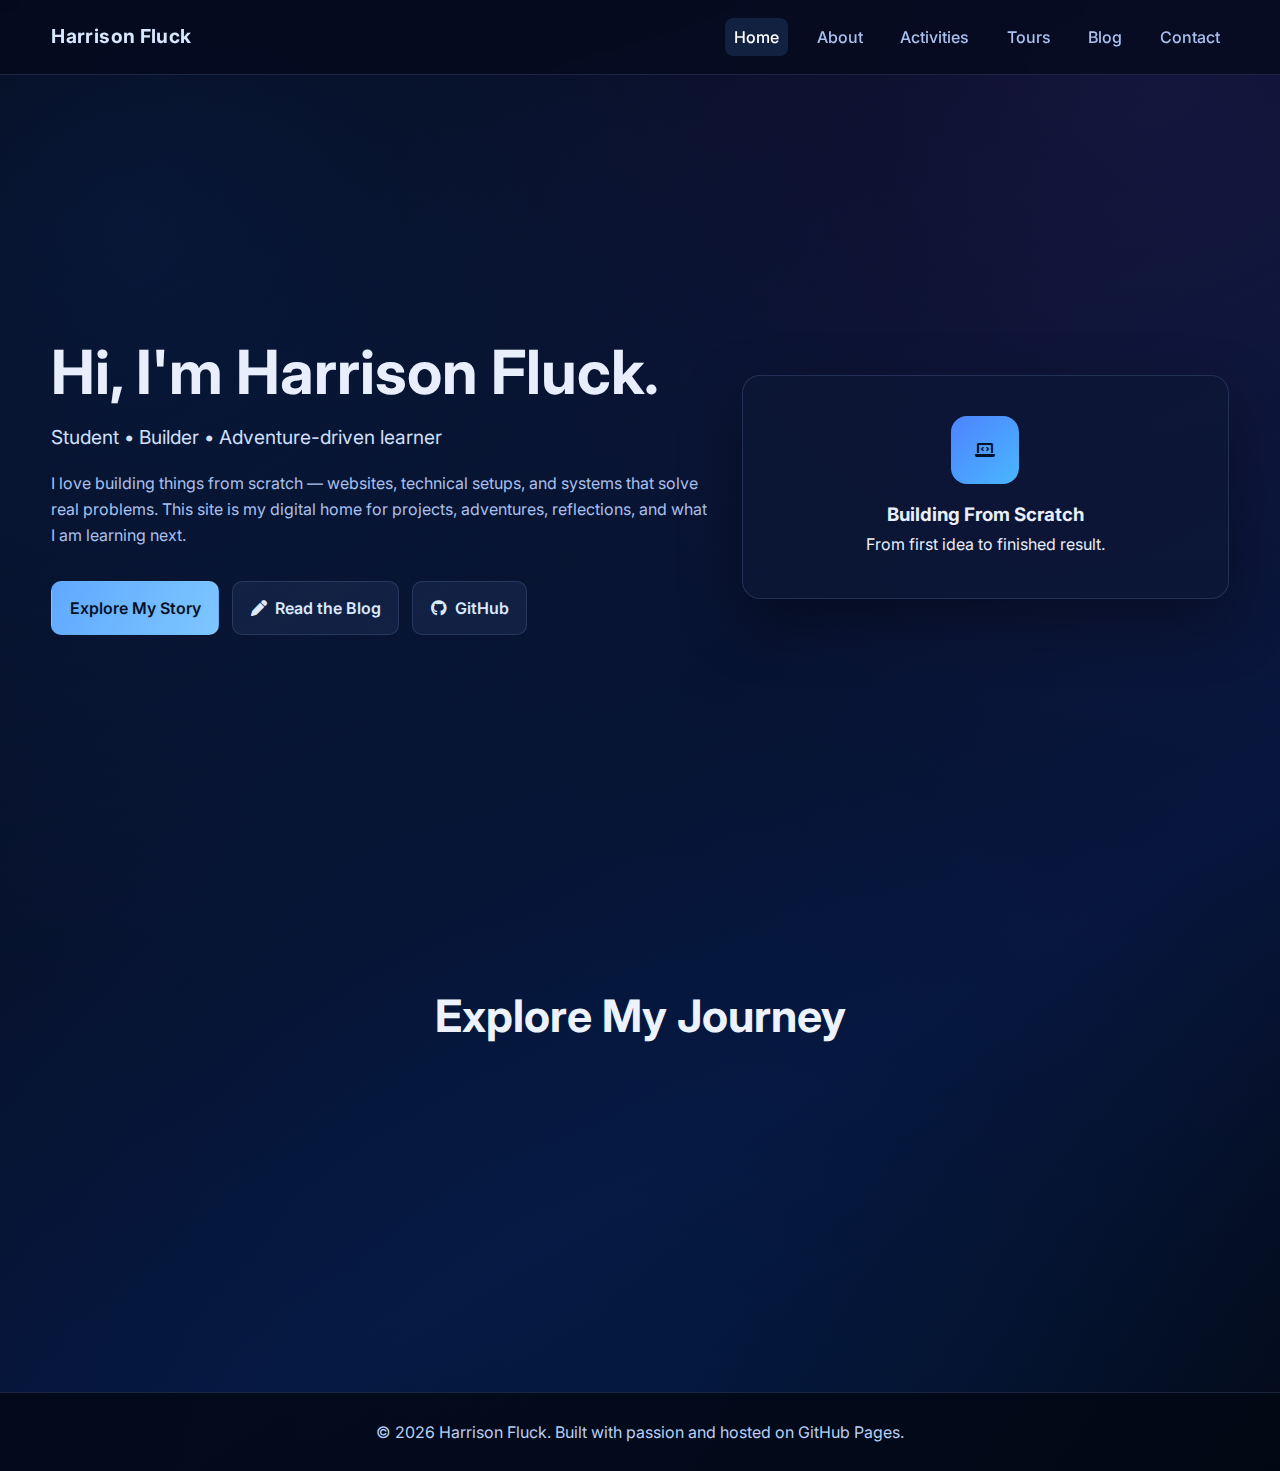
<file: index.html>
<!DOCTYPE html>
<html lang="en">
<head>
    <meta charset="UTF-8">
    <meta name="viewport" content="width=device-width, initial-scale=1.0">
    <title>Harrison Fluck - Personal Website</title>
    <link rel="stylesheet" href="styles.css">
    <link href="https://fonts.googleapis.com/css2?family=Inter:wght@300;400;500;600;700&display=swap" rel="stylesheet">
    <link rel="stylesheet" href="https://cdnjs.cloudflare.com/ajax/libs/font-awesome/6.0.0/css/all.min.css">
</head>
<body>
    <nav class="navbar">
        <div class="nav-container">
            <div class="nav-logo">
                <a href="index.html">Harrison Fluck</a>
            </div>
            <div class="nav-menu" id="nav-menu">
                <a href="index.html" class="nav-link active">Home</a>
                <a href="about.html" class="nav-link">About</a>
                <a href="activities.html" class="nav-link">Activities</a>
                <a href="tours.html" class="nav-link">Tours</a>
                <a href="blog.html" class="nav-link">Blog</a>
                <a href="contact.html" class="nav-link">Contact</a>
            </div>
            <div class="hamburger" id="hamburger">
                <span class="bar"></span>
                <span class="bar"></span>
                <span class="bar"></span>
            </div>
        </div>
    </nav>

    <main>
        <section id="home" class="hero">
            <div class="hero-container">
                <div class="hero-content">
                    <h1 class="hero-title">Hi, I'm Harrison Fluck.</h1>
                    <p class="hero-subtitle">Student • Builder • Adventure-driven learner</p>
                    <p class="hero-description">
                        I love building things from scratch — websites, technical setups, and systems that solve real problems.
                        This site is my digital home for projects, adventures, reflections, and what I am learning next.
                    </p>
                    <div class="hero-buttons">
                        <a href="about.html" class="btn btn-primary">Explore My Story</a>
                        <a href="blog.html" class="btn btn-secondary"><i class="fas fa-pen"></i> Read the Blog</a>
                        <a href="https://github.com/harrison991" target="_blank" class="btn btn-secondary">
                            <i class="fab fa-github"></i> GitHub
                        </a>
                    </div>
                </div>
                <div class="hero-image">
                    <div class="profile-card">
                        <div class="profile-icon"><i class="fas fa-laptop-code"></i></div>
                        <h3>Building From Scratch</h3>
                        <p>From first idea to finished result.</p>
                    </div>
                </div>
            </div>
        </section>

        <section class="quick-nav">
            <div class="container">
                <h2 class="section-title">Explore My Journey</h2>
                <div class="nav-cards">
                    <a href="about.html" class="nav-card">
                        <div class="nav-icon"><i class="fas fa-user"></i></div>
                        <h3>About Me</h3>
                        <p>Who I am, what drives me, and how I think.</p>
                    </a>
                    <a href="activities.html" class="nav-card">
                        <div class="nav-icon"><i class="fas fa-basketball-ball"></i></div>
                        <h3>Activities</h3>
                        <p>Stage crew, basketball, rowing, and weekly rhythm.</p>
                    </a>
                    <a href="tours.html" class="nav-card">
                        <div class="nav-icon"><i class="fas fa-mountain"></i></div>
                        <h3>Tours</h3>
                        <p>Outdoor education and adventure experiences.</p>
                    </a>
                    <a href="blog.html" class="nav-card">
                        <div class="nav-icon"><i class="fas fa-book-open"></i></div>
                        <h3>Blog</h3>
                        <p>Now powered by real posts with working categories.</p>
                    </a>
                    <a href="contact.html" class="nav-card">
                        <div class="nav-icon"><i class="fas fa-envelope"></i></div>
                        <h3>Contact</h3>
                        <p>Reach out for ideas, projects, or a chat.</p>
                    </a>
                </div>
            </div>
        </section>
    </main>

    <footer class="footer">
        <div class="container">
            <p>&copy; 2026 Harrison Fluck. Built with passion and hosted on GitHub Pages.</p>
        </div>
    </footer>

    <script src="script.js"></script>
</body>
</html>
</file>
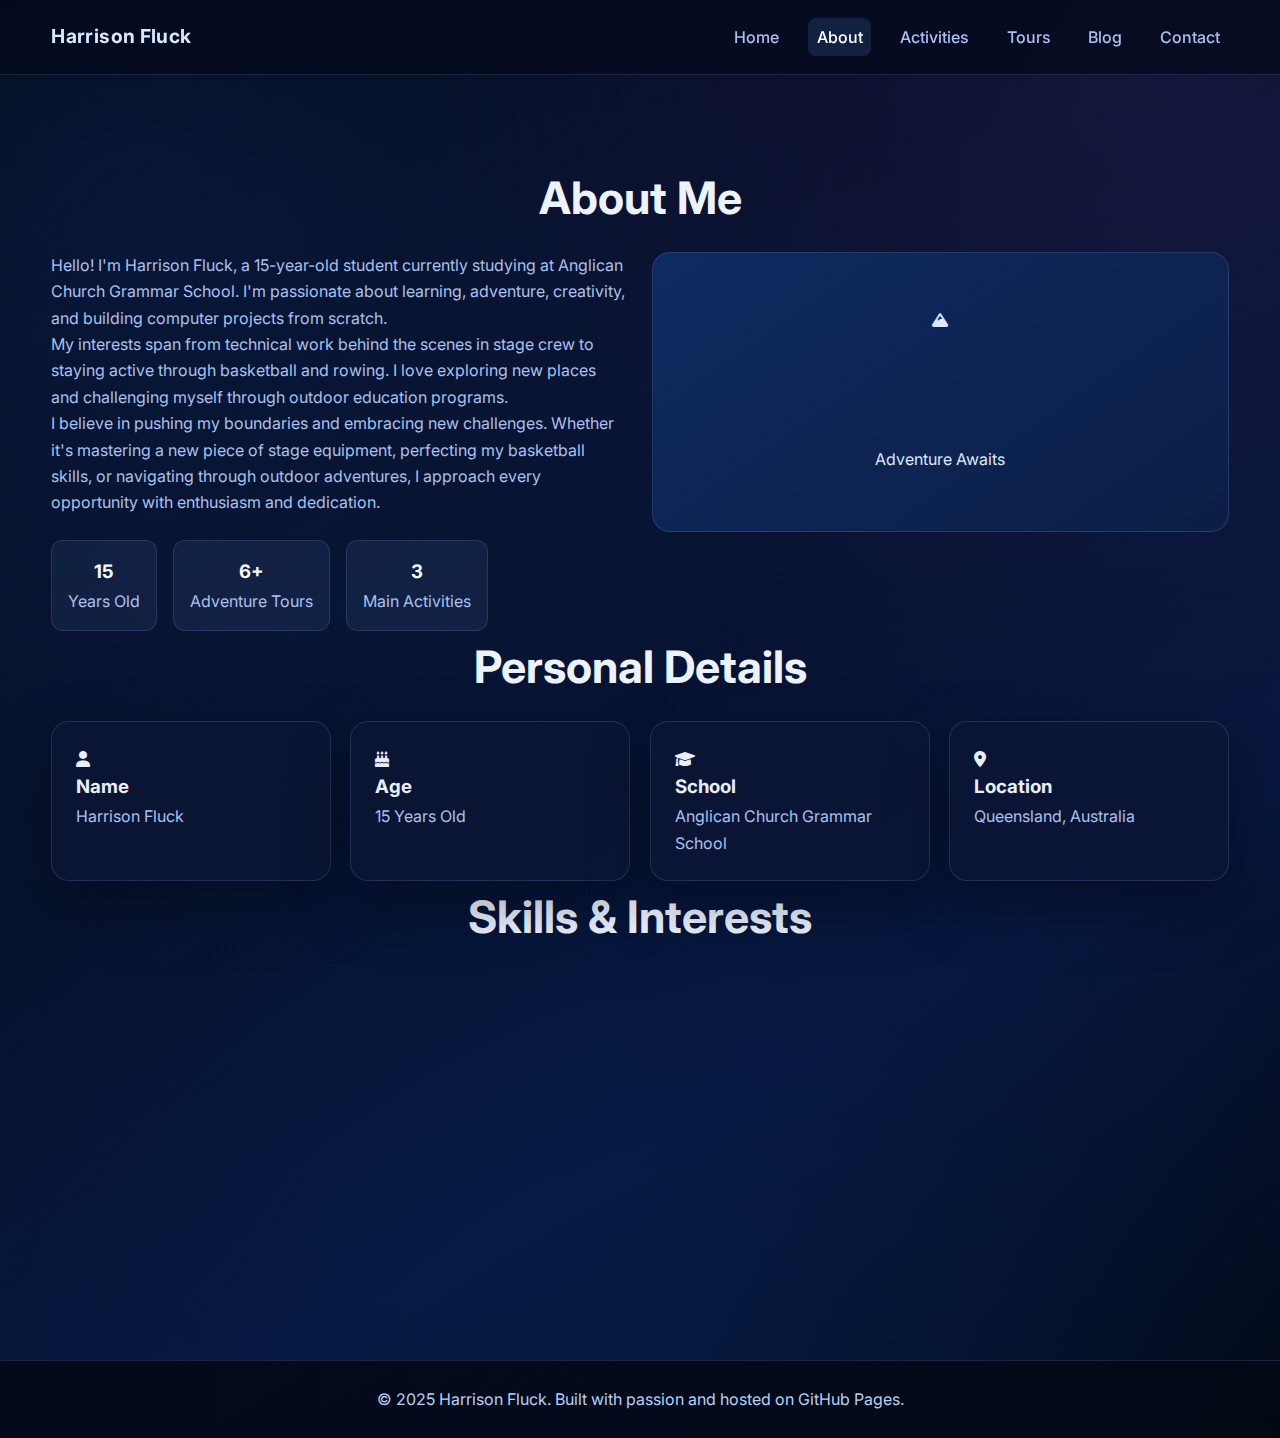
<file: about.html>
<!DOCTYPE html>
<html lang="en">
<head>
    <meta charset="UTF-8">
    <meta name="viewport" content="width=device-width, initial-scale=1.0">
    <title>About - Harrison Fluck</title>
    <link rel="stylesheet" href="styles.css">
    <link href="https://fonts.googleapis.com/css2?family=Inter:wght@300;400;500;600;700&display=swap" rel="stylesheet">
    <link rel="stylesheet" href="https://cdnjs.cloudflare.com/ajax/libs/font-awesome/6.0.0/css/all.min.css">
</head>
<body>
    <nav class="navbar">
        <div class="nav-container">
            <div class="nav-logo">
                <a href="index.html">Harrison Fluck</a>
            </div>
            <div class="nav-menu" id="nav-menu">
                <a href="index.html" class="nav-link">Home</a>
                <a href="about.html" class="nav-link active">About</a>
                <a href="activities.html" class="nav-link">Activities</a>
                <a href="tours.html" class="nav-link">Tours</a>
                <a href="blog.html" class="nav-link">Blog</a>
                <a href="contact.html" class="nav-link">Contact</a>
            </div>
            <div class="hamburger" id="hamburger">
                <span class="bar"></span>
                <span class="bar"></span>
                <span class="bar"></span>
            </div>
        </div>
    </nav>

    <main>
        <!-- About Section -->
        <section id="about" class="about page-section">
            <div class="container">
                <h1 class="page-title">About Me</h1>
                <div class="about-content">
                    <div class="about-text">
                        <p>

                            Hello! I'm Harrison Fluck, a 15-year-old student currently studying at Anglican Church Grammar School. 
                            I'm passionate about learning, adventure, creativity, and building computer projects from scratch.
                        </p>
                        <p>
                            My interests span from technical work behind the scenes in stage crew to staying active through 
                            basketball and rowing. I love exploring new places and challenging myself through outdoor education programs.
                        </p>
                        <p>
                            I believe in pushing my boundaries and embracing new challenges. Whether it's mastering a new piece of 
                            stage equipment, perfecting my basketball skills, or navigating through outdoor adventures, I approach 
                            every opportunity with enthusiasm and dedication.
                        </p>
                        <div class="stats">
                            <div class="stat">
                                <h3>15</h3>
                                <p>Years Old</p>
                            </div>
                            <div class="stat">
                                <h3>6+</h3>
                                <p>Adventure Tours</p>
                            </div>
                            <div class="stat">
                                <h3>3</h3>
                                <p>Main Activities</p>
                            </div>
                        </div>
                    </div>
                    <div class="about-image">
                        <div class="image-placeholder">
                            <i class="fas fa-mountain"></i>
                            <p>Adventure Awaits</p>
                        </div>
                    </div>
                </div>

                <!-- Personal Details Section -->
                <div class="personal-details">
                    <h2 class="section-title">Personal Details</h2>
                    <div class="details-grid">
                        <div class="detail-card">
                            <i class="fas fa-user"></i>
                            <h3>Name</h3>
                            <p>Harrison Fluck</p>
                        </div>
                        <div class="detail-card">
                            <i class="fas fa-birthday-cake"></i>
                            <h3>Age</h3>
                            <p>15 Years Old</p>
                        </div>
                        <div class="detail-card">
                            <i class="fas fa-graduation-cap"></i>
                            <h3>School</h3>
                            <p>Anglican Church Grammar School</p>
                        </div>
                        <div class="detail-card">
                            <i class="fas fa-map-marker-alt"></i>
                            <h3>Location</h3>
                            <p>Queensland, Australia</p>
                        </div>
                    </div>
                </div>

                <!-- Skills & Interests -->
                <div class="skills-section">
                    <h2 class="section-title">Skills & Interests</h2>
                    <div class="skills-grid">
                        <div class="skill-category">
                            <h3>Technical Skills</h3>
                            <ul>
                                <li>Web Development</li>
                                <li>Building PC/Tech Projects</li>
                                <li>Stage Production</li>
                                <li>Equipment Setup</li>
                                <li>Problem Solving</li>
                                <li>Teamwork</li>
                            </ul>
                        </div>
                        <div class="skill-category">
                            <h3>Physical Activities</h3>
                            <ul>
                                <li>Basketball</li>
                                <li>Rowing</li>
                                <li>Outdoor Education</li>
                                <li>Adventure Sports</li>
                            </ul>
                        </div>
                        <div class="skill-category">
                            <h3>Personal Qualities</h3>
                            <ul>
                                <li>Leadership</li>
                                <li>Adaptability</li>
                                <li>Enthusiasm</li>
                                <li>Dedication</li>
                            </ul>
                        </div>
                    </div>
                </div>
            </div>
        </section>
    </main>

    <footer class="footer">
        <div class="container">
            <p>&copy; 2025 Harrison Fluck. Built with passion and hosted on GitHub Pages.</p>
        </div>
    </footer>

    <script src="script.js"></script>
</body>
</html>
</file>
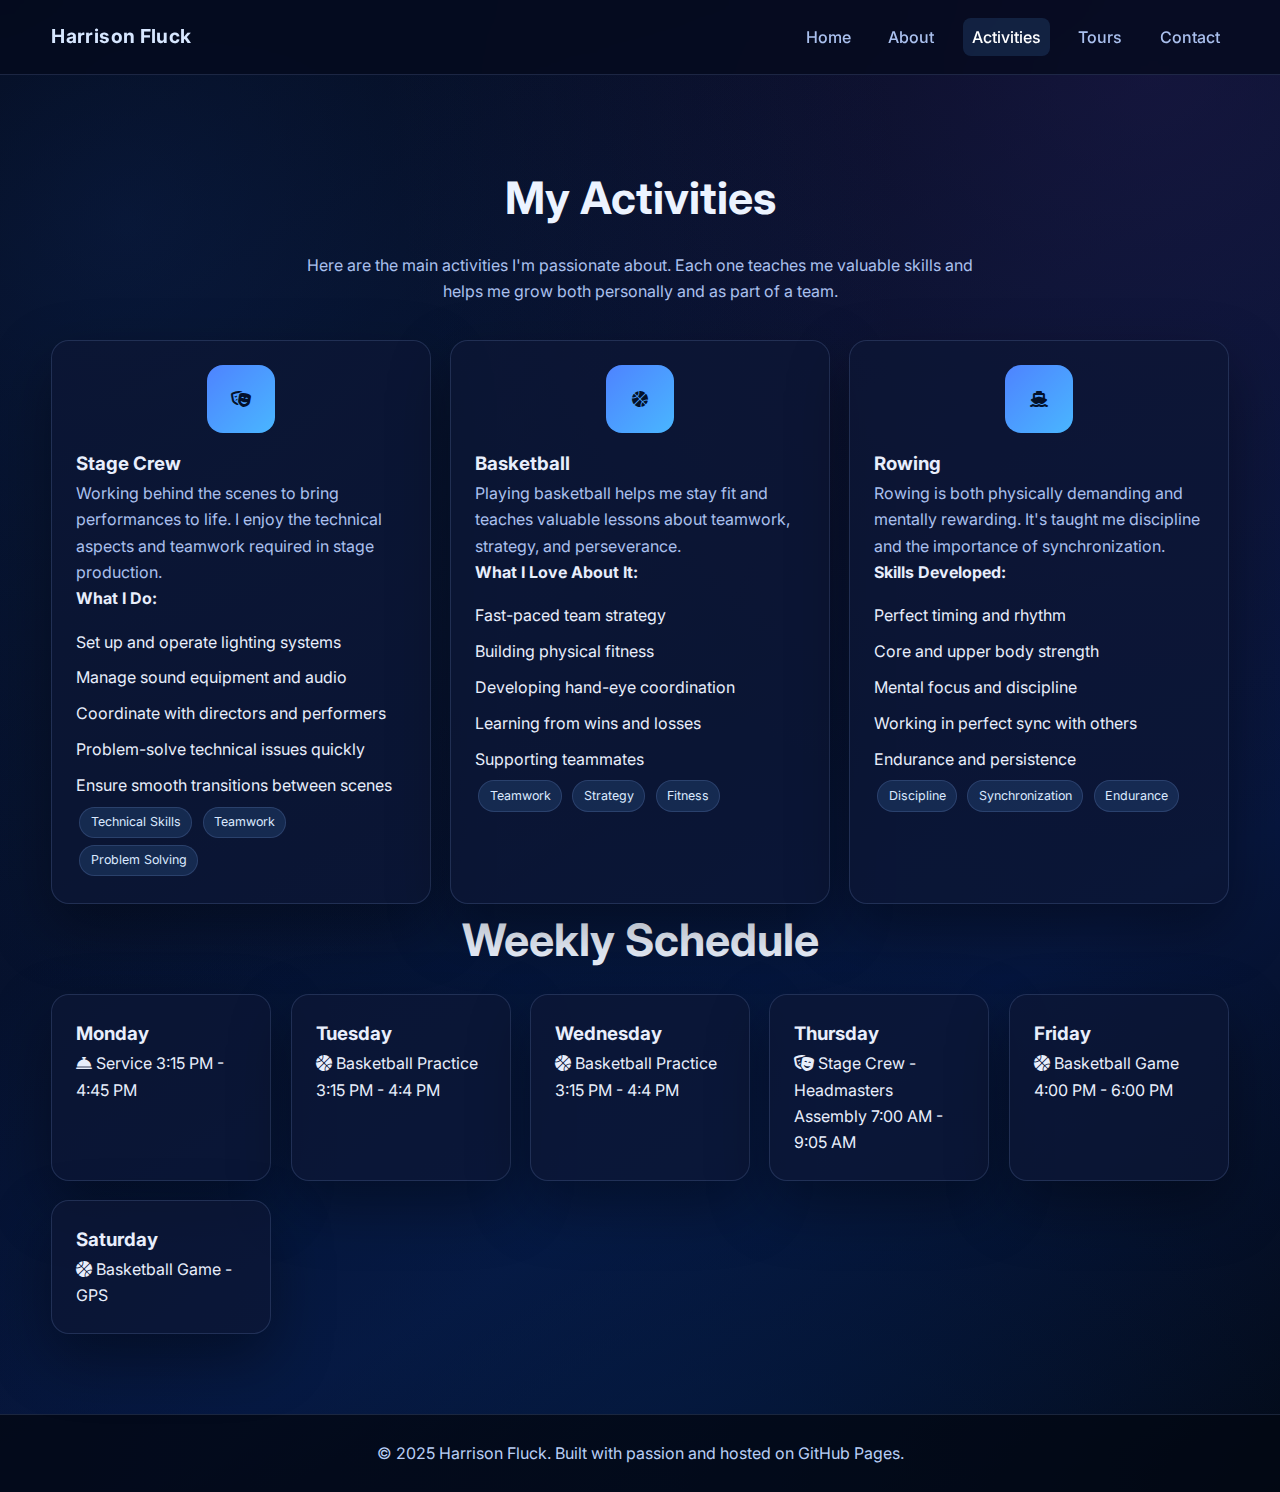
<file: activities.html>
<!DOCTYPE html>
<html lang="en">
<head>
    <meta charset="UTF-8">
    <meta name="viewport" content="width=device-width, initial-scale=1.0">
    <title>Activities - Harrison Fluck</title>
    <link rel="stylesheet" href="styles.css">
    <link href="https://fonts.googleapis.com/css2?family=Inter:wght@300;400;500;600;700&display=swap" rel="stylesheet">
    <link rel="stylesheet" href="https://cdnjs.cloudflare.com/ajax/libs/font-awesome/6.0.0/css/all.min.css">
</head>
<body>
    <nav class="navbar">
        <div class="nav-container">
            <div class="nav-logo">
                <a href="index.html">Harrison Fluck</a>
            </div>
            <div class="nav-menu" id="nav-menu">
                <a href="index.html" class="nav-link">Home</a>
                <a href="about.html" class="nav-link">About</a>
                <a href="activities.html" class="nav-link active">Activities</a>
                <a href="tours.html" class="nav-link">Tours</a>
                <a href="contact.html" class="nav-link">Contact</a>
            </div>
            <div class="hamburger" id="hamburger">
                <span class="bar"></span>
                <span class="bar"></span>
                <span class="bar"></span>
            </div>
        </div>
    </nav>

    <main>
        <!-- Activities Section -->
        <section id="activities" class="activities page-section">
            <div class="container">
                <h1 class="page-title">My Activities</h1>
                <p class="page-description">
                    Here are the main activities I'm passionate about. Each one teaches me valuable skills and 
                    helps me grow both personally and as part of a team.
                </p>
                
                <div class="activities-grid">
                    <div class="activity-card featured">
                        <div class="activity-icon">
                            <i class="fas fa-theater-masks"></i>
                        </div>
                        <h3>Stage Crew</h3>
                        <p>Working behind the scenes to bring performances to life. I enjoy the technical aspects and teamwork required in stage production.</p>
                        <div class="activity-details">
                            <h4>What I Do:</h4>
                            <ul>
                                <li>Set up and operate lighting systems</li>
                                <li>Manage sound equipment and audio</li>
                                <li>Coordinate with directors and performers</li>
                                <li>Problem-solve technical issues quickly</li>
                                <li>Ensure smooth transitions between scenes</li>
                            </ul>
                        </div>
                        <div class="activity-skills">
                            <span class="skill-tag">Technical Skills</span>
                            <span class="skill-tag">Teamwork</span>
                            <span class="skill-tag">Problem Solving</span>
                        </div>
                    </div>

                    <div class="activity-card featured">
                        <div class="activity-icon">
                            <i class="fas fa-basketball-ball"></i>
                        </div>
                        <h3>Basketball</h3>
                        <p>Playing basketball helps me stay fit and teaches valuable lessons about teamwork, strategy, and perseverance.</p>
                        <div class="activity-details">
                            <h4>What I Love About It:</h4>
                            <ul>
                                <li>Fast-paced team strategy</li>
                                <li>Building physical fitness</li>
                                <li>Developing hand-eye coordination</li>
                                <li>Learning from wins and losses</li>
                                <li>Supporting teammates</li>
                            </ul>
                        </div>
                        <div class="activity-skills">
                            <span class="skill-tag">Teamwork</span>
                            <span class="skill-tag">Strategy</span>
                            <span class="skill-tag">Fitness</span>
                        </div>
                    </div>

                    <div class="activity-card featured">
                        <div class="activity-icon">
                            <i class="fas fa-ship"></i>
                        </div>
                        <h3>Rowing</h3>
                        <p>Rowing is both physically demanding and mentally rewarding. It's taught me discipline and the importance of synchronization.</p>
                        <div class="activity-details">
                            <h4>Skills Developed:</h4>
                            <ul>
                                <li>Perfect timing and rhythm</li>
                                <li>Core and upper body strength</li>
                                <li>Mental focus and discipline</li>
                                <li>Working in perfect sync with others</li>
                                <li>Endurance and persistence</li>
                            </ul>
                        </div>
                        <div class="activity-skills">
                            <span class="skill-tag">Discipline</span>
                            <span class="skill-tag">Synchronization</span>
                            <span class="skill-tag">Endurance</span>
                        </div>
                    </div>
                </div>

                <!-- Activity Schedule -->
                <div class="activity-schedule">
                    <h2 class="section-title">Weekly Schedule</h2>
                    <div class="schedule-grid">
                        <div class="schedule-day">
                            <h3>Monday</h3>
                            <div class="schedule-item service">
                                <i class="fas fa-concierge-bell"></i>
                                <span>Service</span>
                                <time>3:15 PM - 4:45 PM</time>
                            </div>
                        </div>
                        <div class="schedule-day">
                            <h3>Tuesday</h3>
                            <div class="schedule-item basketball">
                                <i class="fas fa-basketball-ball"></i>
                                <span>Basketball Practice</span>
                                <time>3:15 PM - 4:4 PM</time>
                            </div>
                        </div>
                        <div class="schedule-day">
                            <h3>Wednesday</h3>
                            <div class="schedule-item basketball">
                                <i class="fas fa-basketball-ball"></i>
                                <span>Basketball Practice</span>
                                <time>3:15 PM - 4:4 PM</time>
                            </div>
                        </div>
                        <div class="schedule-day">
                            <h3>Thursday</h3>
                            <div class="schedule-item stage">
                                <i class="fas fa-theater-masks"></i>
                                <span>Stage Crew - Headmasters Assembly</span>
                                <time>7:00 AM - 9:05 AM</time>
                            </div>
                        </div>
                        <div class="schedule-day">
                            <h3>Friday</h3>
                            <div class="schedule-item basketball">
                                <i class="fas fa-basketball-ball"></i>
                                <span>Basketball Game</span>
                                <time>4:00 PM - 6:00 PM</time>
                            </div>
                        </div>
                        <div class="schedule-day">
                            <h3>Saturday</h3>
                            <div class="schedule-item basketball">
                                <i class="fas fa-basketball-ball"></i>
                                <span>Basketball Game - GPS</span>
                            </div>
                        </div>
                    </div>
                </div>
            </div>
        </section>
    </main>

    <footer class="footer">
        <div class="container">
            <p>&copy; 2025 Harrison Fluck. Built with passion and hosted on GitHub Pages.</p>
        </div>
    </footer>

    <script src="script.js"></script>
</body>
</html>
</file>
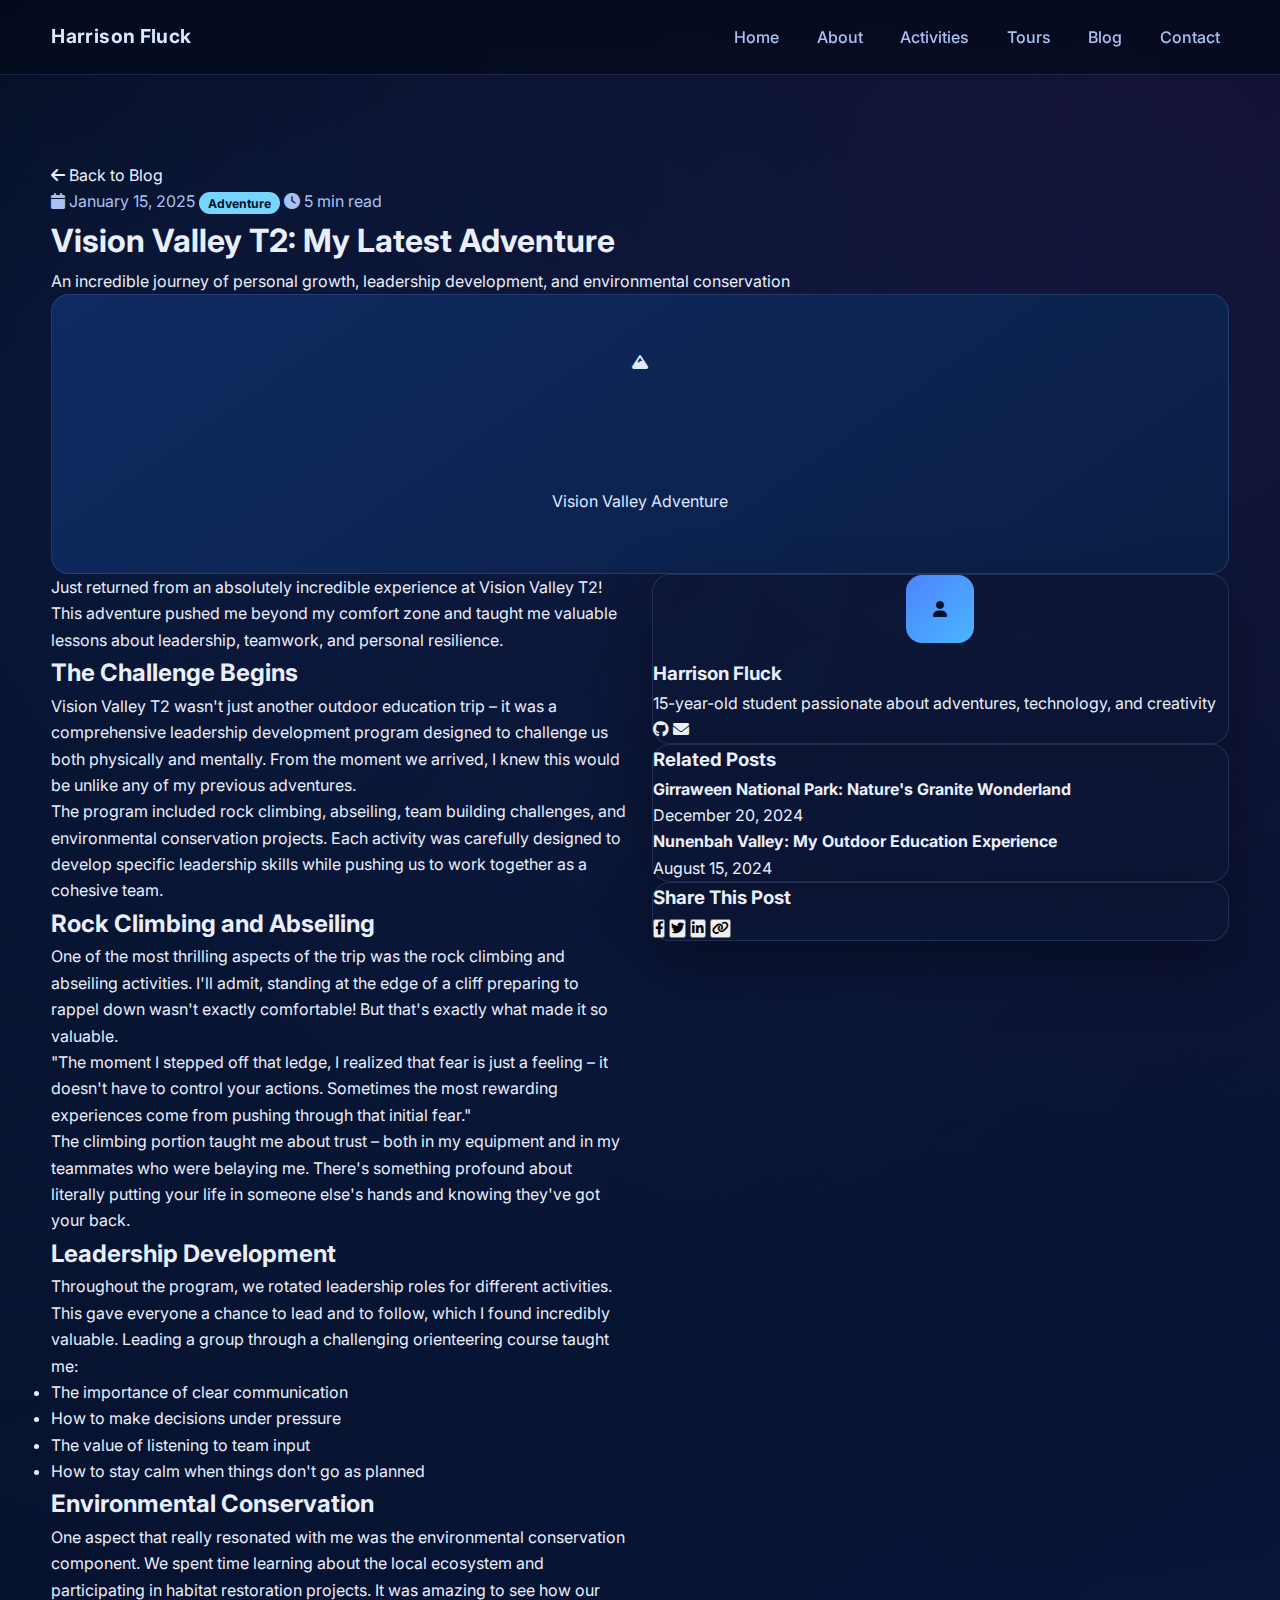
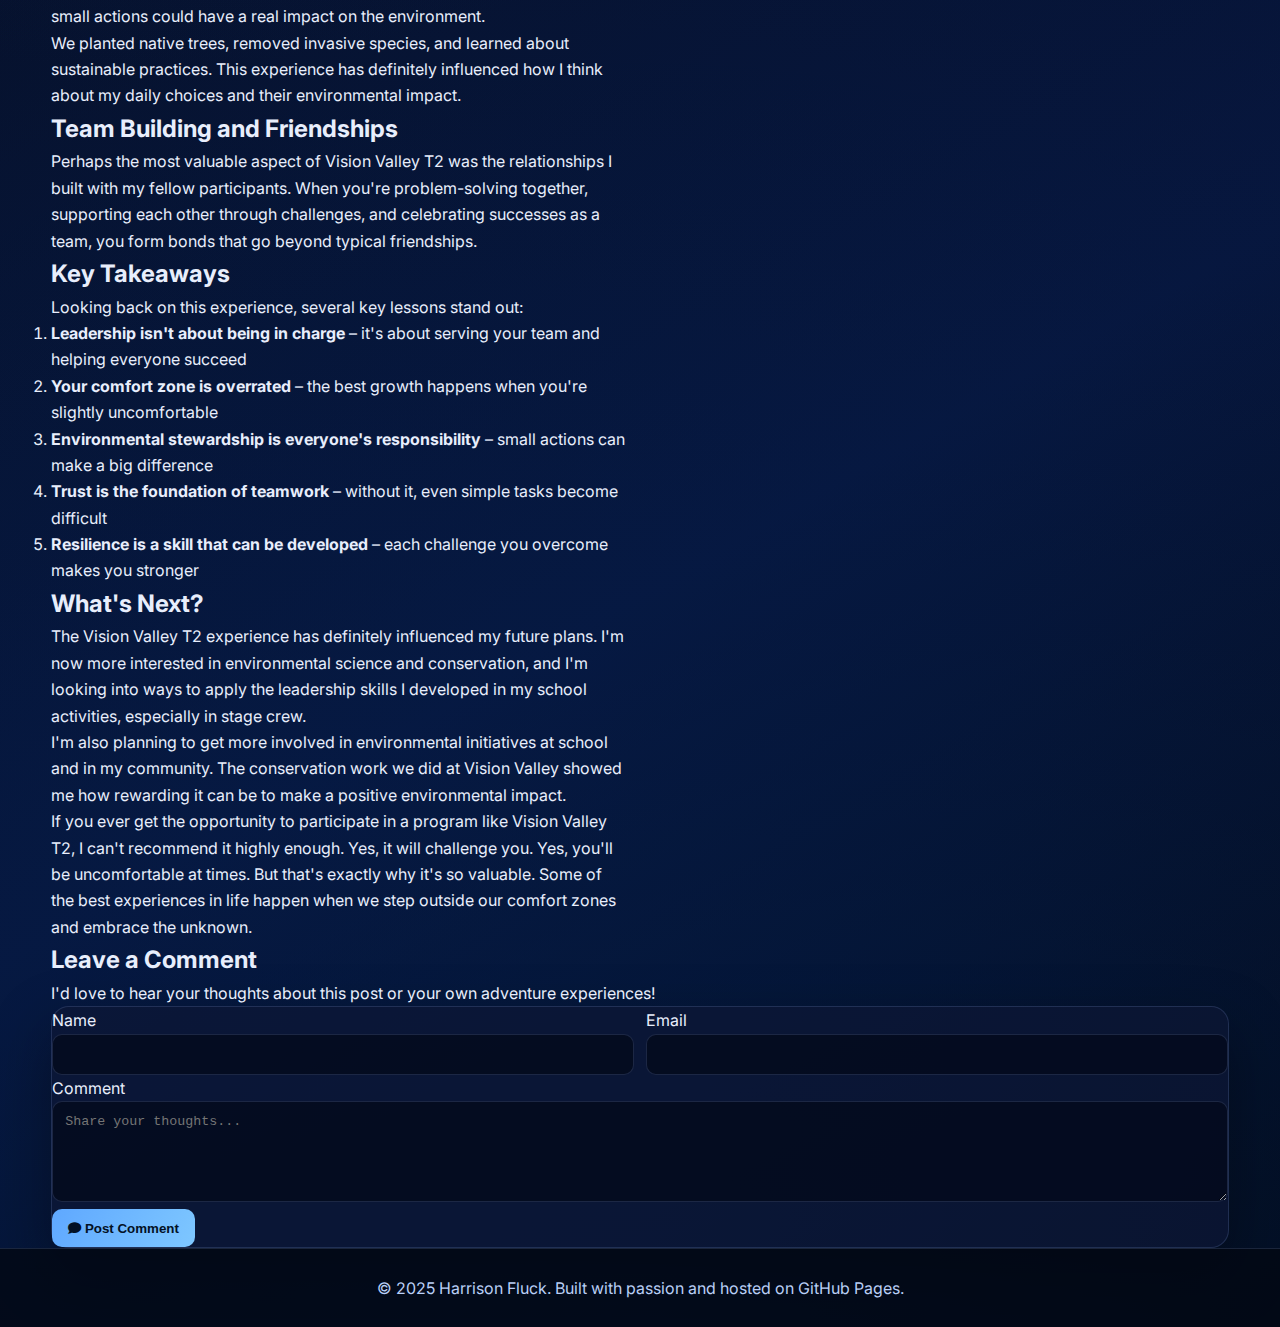
<file: blog-vision-valley.html>
<!DOCTYPE html>
<html lang="en">
<head>
    <meta charset="UTF-8">
    <meta name="viewport" content="width=device-width, initial-scale=1.0">
    <title>Vision Valley T2: My Latest Adventure - Harrison Fluck</title>
    <link rel="stylesheet" href="styles.css">
    <link href="https://fonts.googleapis.com/css2?family=Inter:wght@300;400;500;600;700&display=swap" rel="stylesheet">
    <link rel="stylesheet" href="https://cdnjs.cloudflare.com/ajax/libs/font-awesome/6.0.0/css/all.min.css">
</head>
<body>
    <nav class="navbar">
        <div class="nav-container">
            <div class="nav-logo">
                <a href="index.html">Harrison Fluck</a>
            </div>
            <div class="nav-menu" id="nav-menu">
                <a href="index.html" class="nav-link">Home</a>
                <a href="about.html" class="nav-link">About</a>
                <a href="activities.html" class="nav-link">Activities</a>
                <a href="tours.html" class="nav-link">Tours</a>
                <a href="blog.html" class="nav-link">Blog</a>
                <a href="contact.html" class="nav-link">Contact</a>
            </div>
            <div class="hamburger" id="hamburger">
                <span class="bar"></span>
                <span class="bar"></span>
                <span class="bar"></span>
            </div>
        </div>
    </nav>

    <main>
        <!-- Blog Post Section -->
        <article class="blog-post-page page-section">
            <div class="container">
                <!-- Back Button -->
                <div class="back-link">
                    <a href="blog.html"><i class="fas fa-arrow-left"></i> Back to Blog</a>
                </div>

                <!-- Post Header -->
                <header class="post-header">
                    <div class="post-meta">
                        <span class="post-date">
                            <i class="fas fa-calendar"></i>
                            January 15, 2025
                        </span>
                        <span class="post-category adventure">Adventure</span>
                        <span class="read-time">
                            <i class="fas fa-clock"></i>
                            5 min read
                        </span>
                    </div>
                    <h1 class="post-title">Vision Valley T2: My Latest Adventure</h1>
                    <p class="post-subtitle">
                        An incredible journey of personal growth, leadership development, and environmental conservation
                    </p>
                </header>

                <!-- Featured Image -->
                <div class="post-featured-image">
                    <div class="image-placeholder large">
                        <i class="fas fa-mountain"></i>
                        <p>Vision Valley Adventure</p>
                    </div>
                </div>

                <!-- Post Content -->
                <div class="post-content-area">
                    <div class="post-body">
                        <p class="lead">
                            Just returned from an absolutely incredible experience at Vision Valley T2! This adventure pushed me 
                            beyond my comfort zone and taught me valuable lessons about leadership, teamwork, and personal resilience.
                        </p>

                        <h2>The Challenge Begins</h2>
                        <p>
                            Vision Valley T2 wasn't just another outdoor education trip – it was a comprehensive leadership 
                            development program designed to challenge us both physically and mentally. From the moment we arrived, 
                            I knew this would be unlike any of my previous adventures.
                        </p>

                        <p>
                            The program included rock climbing, abseiling, team building challenges, and environmental 
                            conservation projects. Each activity was carefully designed to develop specific leadership skills 
                            while pushing us to work together as a cohesive team.
                        </p>

                        <h2>Rock Climbing and Abseiling</h2>
                        <p>
                            One of the most thrilling aspects of the trip was the rock climbing and abseiling activities. 
                            I'll admit, standing at the edge of a cliff preparing to rappel down wasn't exactly comfortable! 
                            But that's exactly what made it so valuable.
                        </p>

                        <blockquote>
                            "The moment I stepped off that ledge, I realized that fear is just a feeling – it doesn't have to 
                            control your actions. Sometimes the most rewarding experiences come from pushing through that initial fear."
                        </blockquote>

                        <p>
                            The climbing portion taught me about trust – both in my equipment and in my teammates who were 
                            belaying me. There's something profound about literally putting your life in someone else's hands 
                            and knowing they've got your back.
                        </p>

                        <h2>Leadership Development</h2>
                        <p>
                            Throughout the program, we rotated leadership roles for different activities. This gave everyone 
                            a chance to lead and to follow, which I found incredibly valuable. Leading a group through a 
                            challenging orienteering course taught me:
                        </p>

                        <ul>
                            <li>The importance of clear communication</li>
                            <li>How to make decisions under pressure</li>
                            <li>The value of listening to team input</li>
                            <li>How to stay calm when things don't go as planned</li>
                        </ul>

                        <h2>Environmental Conservation</h2>
                        <p>
                            One aspect that really resonated with me was the environmental conservation component. We spent 
                            time learning about the local ecosystem and participating in habitat restoration projects. 
                            It was amazing to see how our small actions could have a real impact on the environment.
                        </p>

                        <p>
                            We planted native trees, removed invasive species, and learned about sustainable practices. 
                            This experience has definitely influenced how I think about my daily choices and their 
                            environmental impact.
                        </p>

                        <h2>Team Building and Friendships</h2>
                        <p>
                            Perhaps the most valuable aspect of Vision Valley T2 was the relationships I built with my 
                            fellow participants. When you're problem-solving together, supporting each other through 
                            challenges, and celebrating successes as a team, you form bonds that go beyond typical friendships.
                        </p>

                        <h2>Key Takeaways</h2>
                        <p>
                            Looking back on this experience, several key lessons stand out:
                        </p>

                        <ol>
                            <li><strong>Leadership isn't about being in charge</strong> – it's about serving your team and helping everyone succeed</li>
                            <li><strong>Your comfort zone is overrated</strong> – the best growth happens when you're slightly uncomfortable</li>
                            <li><strong>Environmental stewardship is everyone's responsibility</strong> – small actions can make a big difference</li>
                            <li><strong>Trust is the foundation of teamwork</strong> – without it, even simple tasks become difficult</li>
                            <li><strong>Resilience is a skill that can be developed</strong> – each challenge you overcome makes you stronger</li>
                        </ol>

                        <h2>What's Next?</h2>
                        <p>
                            The Vision Valley T2 experience has definitely influenced my future plans. I'm now more interested 
                            in environmental science and conservation, and I'm looking into ways to apply the leadership 
                            skills I developed in my school activities, especially in stage crew.
                        </p>

                        <p>
                            I'm also planning to get more involved in environmental initiatives at school and in my community. 
                            The conservation work we did at Vision Valley showed me how rewarding it can be to make a positive 
                            environmental impact.
                        </p>

                        <p>
                            If you ever get the opportunity to participate in a program like Vision Valley T2, I can't 
                            recommend it highly enough. Yes, it will challenge you. Yes, you'll be uncomfortable at times. 
                            But that's exactly why it's so valuable. Some of the best experiences in life happen when we 
                            step outside our comfort zones and embrace the unknown.
                        </p>
                    </div>

                    <!-- Post Sidebar -->
                    <aside class="post-sidebar">
                        <div class="author-card">
                            <div class="author-avatar">
                                <i class="fas fa-user"></i>
                            </div>
                            <h3>Harrison Fluck</h3>
                            <p>15-year-old student passionate about adventures, technology, and creativity</p>
                            <div class="author-social">
                                <a href="https://github.com/harrison991" target="_blank"><i class="fab fa-github"></i></a>
                                <a href="contact.html"><i class="fas fa-envelope"></i></a>
                            </div>
                        </div>

                        <div class="related-posts">
                            <h3>Related Posts</h3>
                            <div class="related-post">
                                <a href="blog-girraween.html">
                                    <h4>Girraween National Park: Nature's Granite Wonderland</h4>
                                    <span>December 20, 2024</span>
                                </a>
                            </div>
                            <div class="related-post">
                                <a href="blog-nunenbah.html">
                                    <h4>Nunenbah Valley: My Outdoor Education Experience</h4>
                                    <span>August 15, 2024</span>
                                </a>
                            </div>
                        </div>

                        <div class="share-post">
                            <h3>Share This Post</h3>
                            <div class="share-buttons">
                                <button class="share-btn facebook"><i class="fab fa-facebook-f"></i></button>
                                <button class="share-btn twitter"><i class="fab fa-twitter"></i></button>
                                <button class="share-btn linkedin"><i class="fab fa-linkedin-in"></i></button>
                                <button class="share-btn copy-link"><i class="fas fa-link"></i></button>
                            </div>
                        </div>
                    </aside>
                </div>

                <!-- Comments Section -->
                <div class="comments-section">
                    <h2>Leave a Comment</h2>
                    <p>I'd love to hear your thoughts about this post or your own adventure experiences!</p>
                    <form class="comment-form">
                        <div class="form-row">
                            <div class="form-group">
                                <label for="comment-name">Name</label>
                                <input type="text" id="comment-name" name="name" required>
                            </div>
                            <div class="form-group">
                                <label for="comment-email">Email</label>
                                <input type="email" id="comment-email" name="email" required>
                            </div>
                        </div>
                        <div class="form-group">
                            <label for="comment-message">Comment</label>
                            <textarea id="comment-message" name="message" rows="5" required placeholder="Share your thoughts..."></textarea>
                        </div>
                        <button type="submit" class="submit-btn">
                            <i class="fas fa-comment"></i>
                            Post Comment
                        </button>
                    </form>
                </div>
            </div>
        </article>
    </main>

    <footer class="footer">
        <div class="container">
            <p>&copy; 2025 Harrison Fluck. Built with passion and hosted on GitHub Pages.</p>
        </div>
    </footer>

    <script src="script.js"></script>
    <script src="blog.js"></script>
</body>
</html>
</file>
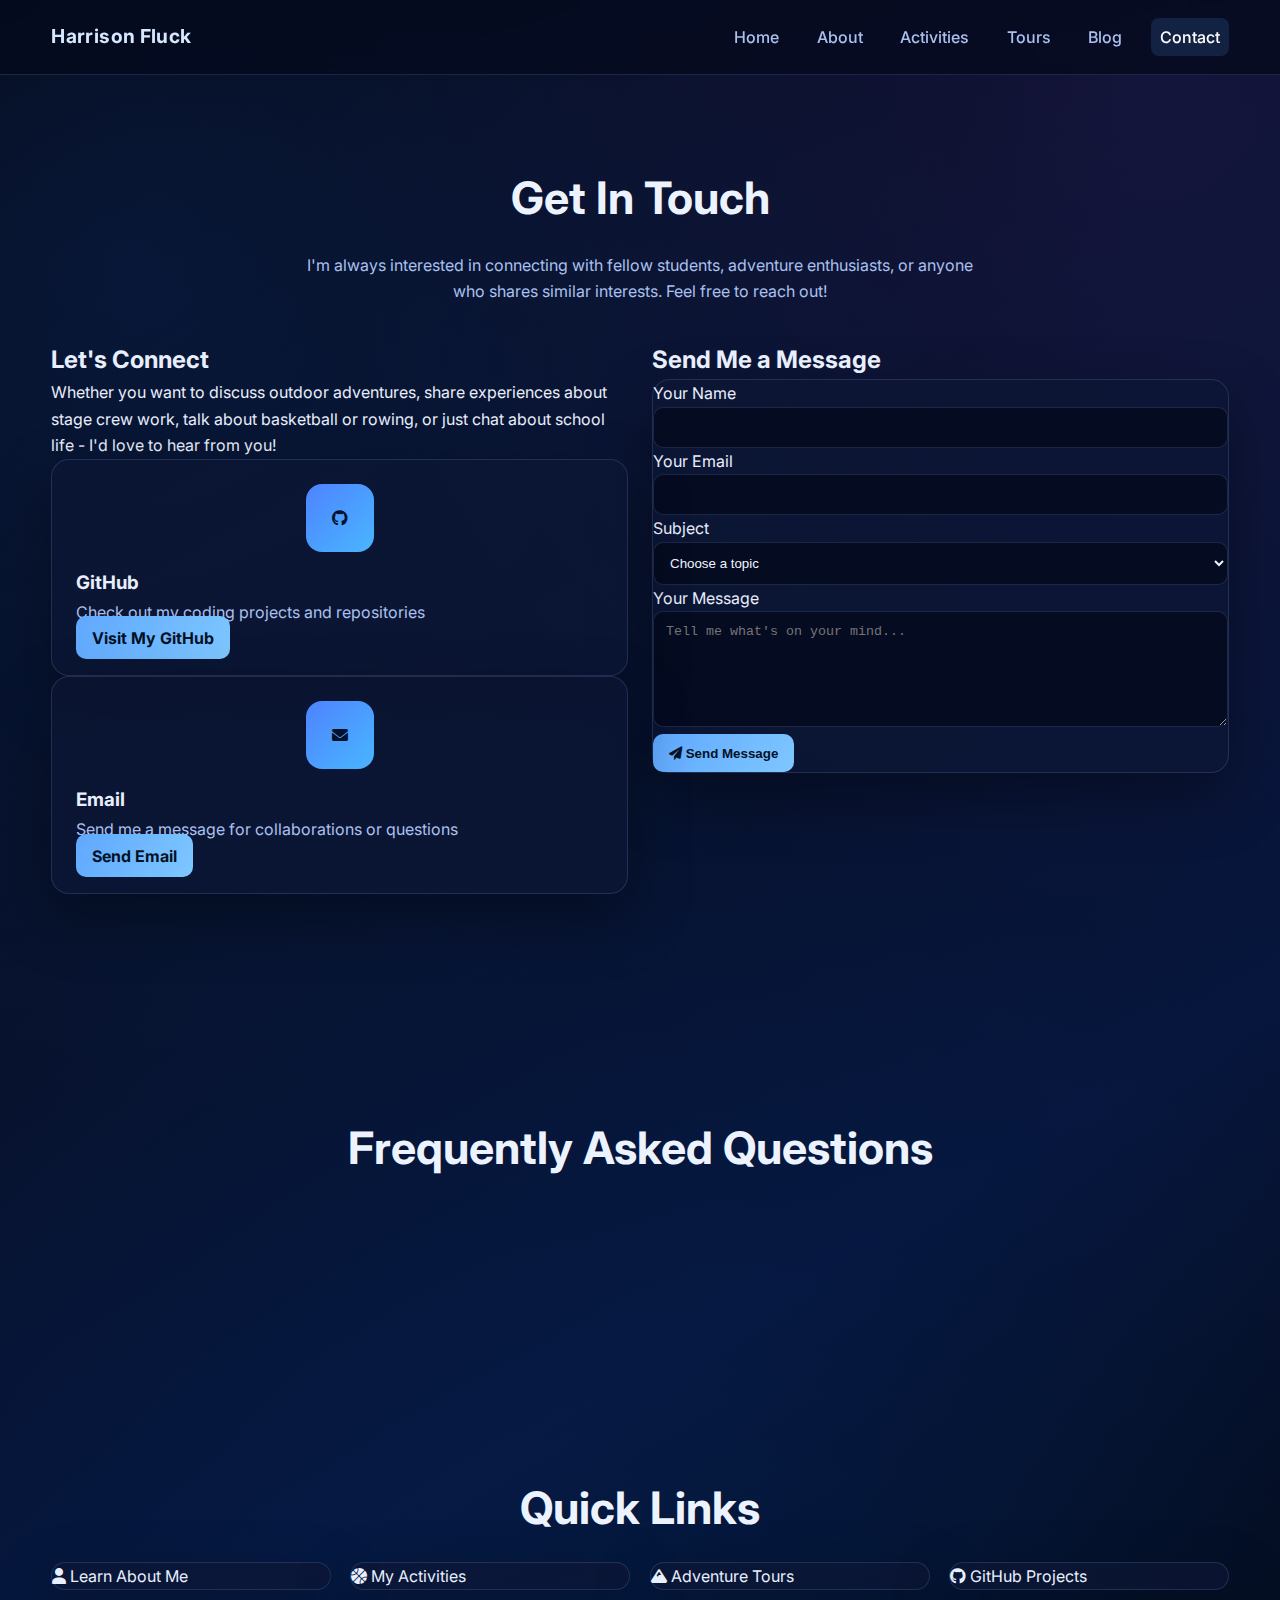
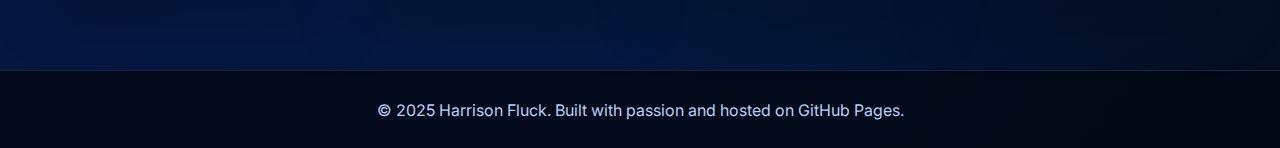
<file: contact.html>
<!DOCTYPE html>
<html lang="en">
<head>
    <meta charset="UTF-8">
    <meta name="viewport" content="width=device-width, initial-scale=1.0">
    <title>Contact - Harrison Fluck</title>
    <link rel="stylesheet" href="styles.css">
    <link href="https://fonts.googleapis.com/css2?family=Inter:wght@300;400;500;600;700&display=swap" rel="stylesheet">
    <link rel="stylesheet" href="https://cdnjs.cloudflare.com/ajax/libs/font-awesome/6.0.0/css/all.min.css">
</head>
<body>
    <nav class="navbar">
        <div class="nav-container">
            <div class="nav-logo">
                <a href="index.html">Harrison Fluck</a>
            </div>
            <div class="nav-menu" id="nav-menu">
                <a href="index.html" class="nav-link">Home</a>
                <a href="about.html" class="nav-link">About</a>
                <a href="activities.html" class="nav-link">Activities</a>
                <a href="tours.html" class="nav-link">Tours</a>
                <a href="blog.html" class="nav-link">Blog</a>
                <a href="contact.html" class="nav-link active">Contact</a>
            </div>
            <div class="hamburger" id="hamburger">
                <span class="bar"></span>
                <span class="bar"></span>
                <span class="bar"></span>
            </div>
        </div>
    </nav>

    <main>
        <!-- Contact Section -->
        <section id="contact" class="contact page-section">
            <div class="container">
                <h1 class="page-title">Get In Touch</h1>
                <p class="page-description">
                    I'm always interested in connecting with fellow students, adventure enthusiasts, 
                    or anyone who shares similar interests. Feel free to reach out!
                </p>

                <div class="contact-content">
                    <div class="contact-info">
                        <h2>Let's Connect</h2>
                        <p>
                            Whether you want to discuss outdoor adventures, share experiences about stage crew work, 
                            talk about basketball or rowing, or just chat about school life - I'd love to hear from you!
                        </p>
                        
                        <div class="contact-cards">
                            <div class="contact-card">
                                <div class="contact-icon">
                                    <i class="fab fa-github"></i>
                                </div>
                                <h3>GitHub</h3>
                                <p>Check out my coding projects and repositories</p>
                                <a href="https://github.com/harrison991" target="_blank" class="contact-btn">
                                    Visit My GitHub
                                </a>
                            </div>

                            <div class="contact-card">
                                <div class="contact-icon">
                                    <i class="fas fa-envelope"></i>
                                </div>
                                <h3>Email</h3>
                                <p>Send me a message for collaborations or questions</p>
                                <a href="mailto:harrison@example.com" class="contact-btn">
                                    Send Email
                                </a>
                            </div>

                            <div class="contact-card">
                                <div class="contact-icon">
                                    <i class="fab fa-linkedin"></i>
                                </div>
                                <h3>LinkedIn</h3>
                                <p>Connect with me professionally</p>
                                <a href="#" class="contact-btn">
                                    Connect on LinkedIn
                                </a>
                            </div>
                        </div>
                    </div>

                    <div class="contact-form-section">
                        <h2>Send Me a Message</h2>
                        <form class="contact-form" id="contact-form">
                            <div class="form-group">
                                <label for="name">Your Name</label>
                                <input type="text" id="name" name="name" required>
                            </div>
                            
                            <div class="form-group">
                                <label for="email">Your Email</label>
                                <input type="email" id="email" name="email" required>
                            </div>
                            
                            <div class="form-group">
                                <label for="subject">Subject</label>
                                <select id="subject" name="subject" required>
                                    <option value="">Choose a topic</option>
                                    <option value="general">General Inquiry</option>
                                    <option value="activities">Activities & Sports</option>
                                    <option value="adventures">Adventure Tours</option>
                                    <option value="stage-crew">Stage Crew</option>
                                    <option value="collaboration">Collaboration</option>
                                    <option value="other">Other</option>
                                </select>
                            </div>
                            
                            <div class="form-group">
                                <label for="message">Your Message</label>
                                <textarea id="message" name="message" rows="6" required placeholder="Tell me what's on your mind..."></textarea>
                            </div>
                            
                            <button type="submit" class="submit-btn">
                                <i class="fas fa-paper-plane"></i>
                                Send Message
                            </button>
                        </form>
                    </div>
                </div>

                <!-- FAQ Section -->
                <div class="faq-section">
                    <h2 class="section-title">Frequently Asked Questions</h2>
                    <div class="faq-grid">
                        <div class="faq-item">
                            <h3>What's your favorite adventure tour?</h3>
                            <p>Each tour has been unique and special! The Girraween National Park trip was amazing for its natural beauty, while Vision Valley is challenging me in new ways.</p>
                        </div>
                        <div class="faq-item">
                            <h3>How did you get into stage crew?</h3>
                            <p>I've always been interested in the technical side of performances. I love working behind the scenes to make everything run smoothly!</p>
                        </div>
                        <div class="faq-item">
                            <h3>Do you have any advice for outdoor adventures?</h3>
                            <p>Always be prepared, work as a team, and embrace every challenge as a learning opportunity. The outdoors teaches you so much about yourself!</p>
                        </div>
                        <div class="faq-item">
                            <h3>What's next for you?</h3>
                            <p>I'm excited to continue my studies, keep participating in outdoor education programs, and maybe explore new activities like photography or coding!</p>
                        </div>
                    </div>
                </div>

                <!-- Quick Links -->
                <div class="quick-links">
                    <h2 class="section-title">Quick Links</h2>
                    <div class="links-grid">
                        <a href="about.html" class="quick-link">
                            <i class="fas fa-user"></i>
                            <span>Learn About Me</span>
                        </a>
                        <a href="activities.html" class="quick-link">
                            <i class="fas fa-basketball-ball"></i>
                            <span>My Activities</span>
                        </a>
                        <a href="tours.html" class="quick-link">
                            <i class="fas fa-mountain"></i>
                            <span>Adventure Tours</span>
                        </a>
                        <a href="https://github.com/harrison991" target="_blank" class="quick-link">
                            <i class="fab fa-github"></i>
                            <span>GitHub Projects</span>
                        </a>
                    </div>
                </div>
            </div>
        </section>
    </main>

    <footer class="footer">
        <div class="container">
            <p>&copy; 2025 Harrison Fluck. Built with passion and hosted on GitHub Pages.</p>
        </div>
    </footer>

    <script src="script.js"></script>
</body>
</html>
</file>
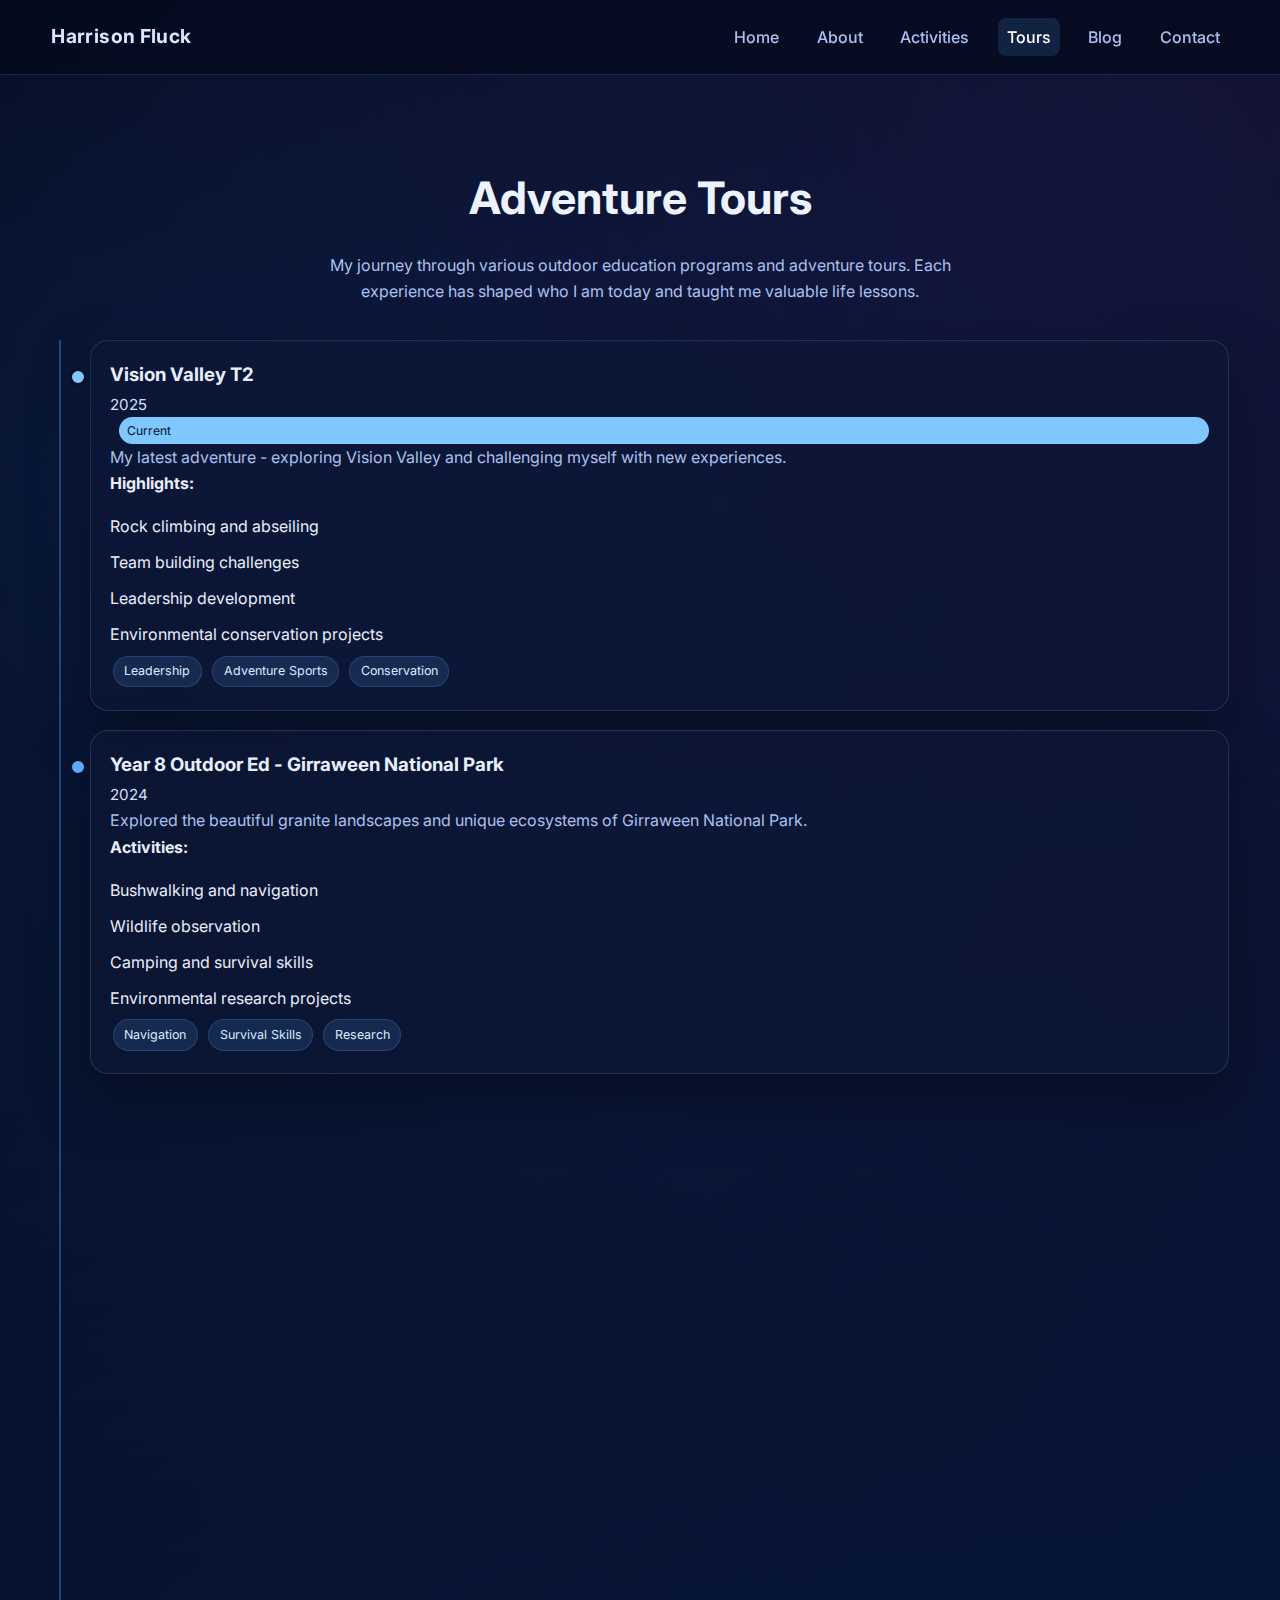
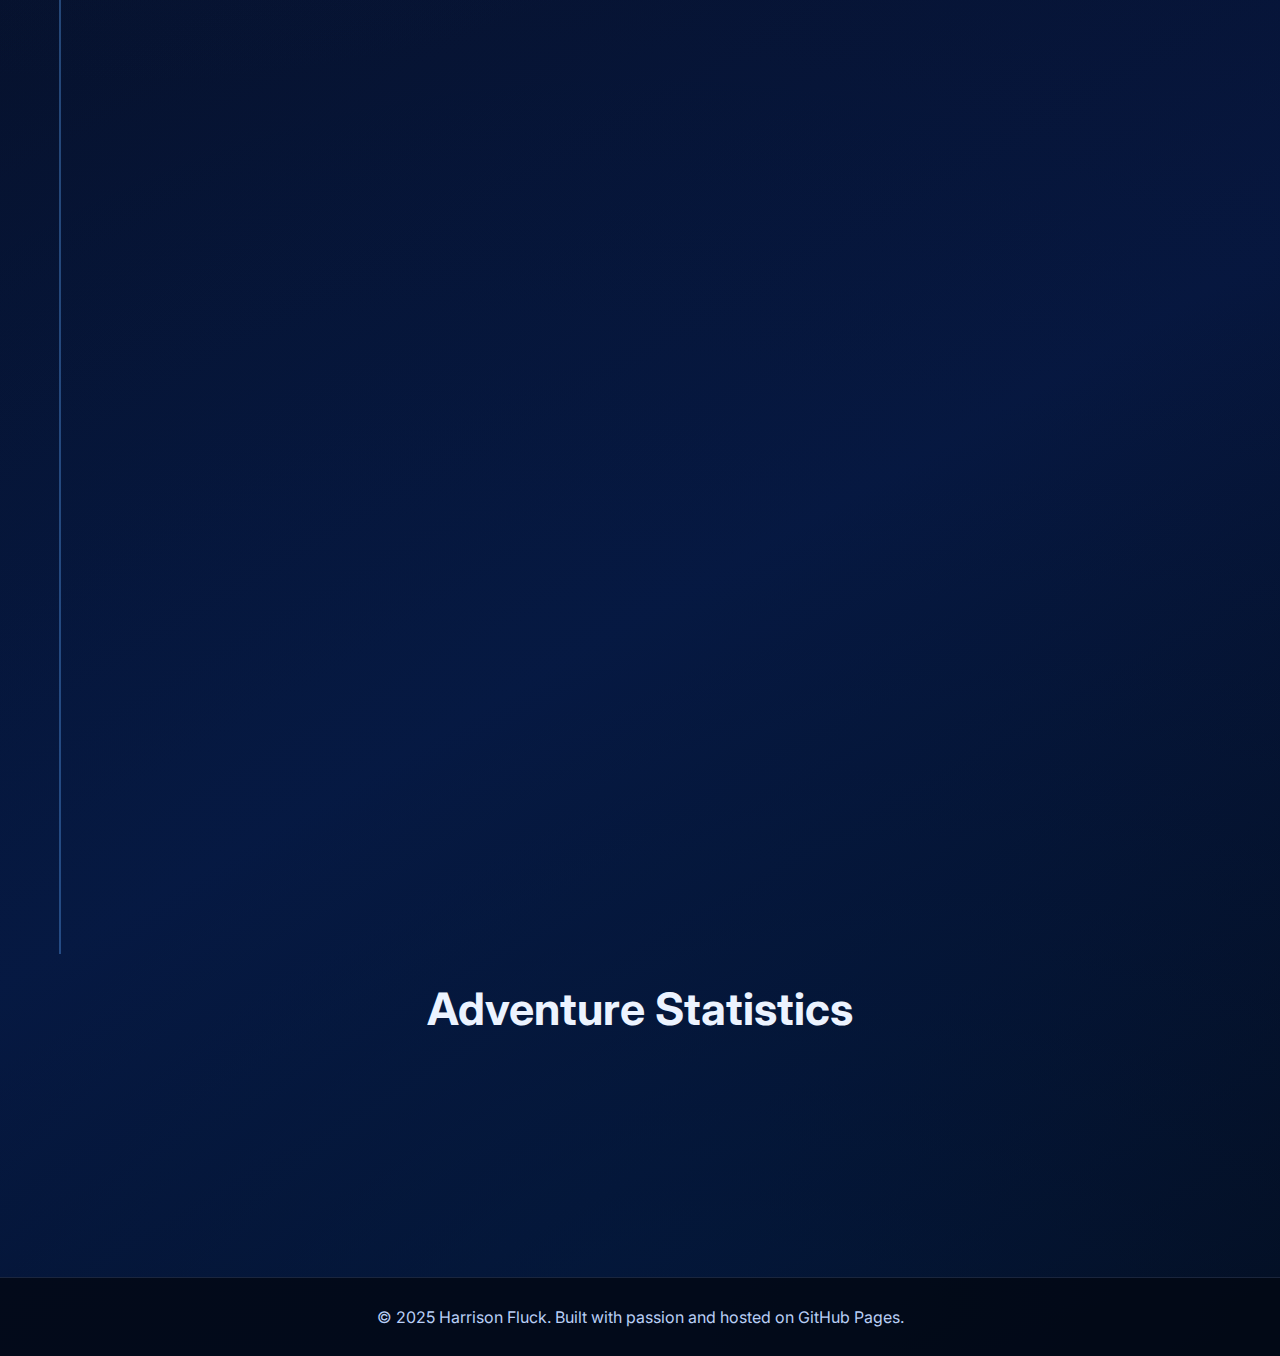
<file: tours.html>
<!DOCTYPE html>
<html lang="en">
<head>
    <meta charset="UTF-8">
    <meta name="viewport" content="width=device-width, initial-scale=1.0">
    <title>Adventure Tours - Harrison Fluck</title>
    <link rel="stylesheet" href="styles.css">
    <link href="https://fonts.googleapis.com/css2?family=Inter:wght@300;400;500;600;700&display=swap" rel="stylesheet">
    <link rel="stylesheet" href="https://cdnjs.cloudflare.com/ajax/libs/font-awesome/6.0.0/css/all.min.css">
</head>
<body>
    <nav class="navbar">
        <div class="nav-container">
            <div class="nav-logo">
                <a href="index.html">Harrison Fluck</a>
            </div>
            <div class="nav-menu" id="nav-menu">
                <a href="index.html" class="nav-link">Home</a>
                <a href="about.html" class="nav-link">About</a>
                <a href="activities.html" class="nav-link">Activities</a>
                <a href="tours.html" class="nav-link active">Tours</a>
                <a href="blog.html" class="nav-link">Blog</a>
                <a href="contact.html" class="nav-link">Contact</a>
            </div>
            <div class="hamburger" id="hamburger">
                <span class="bar"></span>
                <span class="bar"></span>
                <span class="bar"></span>
            </div>
        </div>
    </nav>

    <main>
        <!-- Tours Section -->
        <section id="tours" class="tours page-section">
            <div class="container">
                <h1 class="page-title">Adventure Tours</h1>
                <p class="page-description">
                    My journey through various outdoor education programs and adventure tours. Each experience has 
                    shaped who I am today and taught me valuable life lessons.
                </p>

                <div class="timeline">
                    <div class="timeline-item featured">
                        <div class="timeline-marker current"></div>
                        <div class="timeline-content">
                            <h3>Vision Valley T2</h3>
                            <span class="timeline-date">2025</span>
                            <div class="timeline-badge current">Current</div>
                            <p>My latest adventure - exploring Vision Valley and challenging myself with new experiences.</p>
                            <div class="tour-details">
                                <h4>Highlights:</h4>
                                <ul>
                                    <li>Rock climbing and abseiling</li>
                                    <li>Team building challenges</li>
                                    <li>Leadership development</li>
                                    <li>Environmental conservation projects</li>
                                </ul>
                            </div>
                            <div class="tour-skills">
                                <span class="skill-tag">Leadership</span>
                                <span class="skill-tag">Adventure Sports</span>
                                <span class="skill-tag">Conservation</span>
                            </div>
                        </div>
                    </div>

                    <div class="timeline-item">
                        <div class="timeline-marker"></div>
                        <div class="timeline-content">
                            <h3>Year 8 Outdoor Ed - Girraween National Park</h3>
                            <span class="timeline-date">2024</span>
                            <p>Explored the beautiful granite landscapes and unique ecosystems of Girraween National Park.</p>
                            <div class="tour-details">
                                <h4>Activities:</h4>
                                <ul>
                                    <li>Bushwalking and navigation</li>
                                    <li>Wildlife observation</li>
                                    <li>Camping and survival skills</li>
                                    <li>Environmental research projects</li>
                                </ul>
                            </div>
                            <div class="tour-skills">
                                <span class="skill-tag">Navigation</span>
                                <span class="skill-tag">Survival Skills</span>
                                <span class="skill-tag">Research</span>
                            </div>
                        </div>
                    </div>

                    <div class="timeline-item">
                        <div class="timeline-marker"></div>
                        <div class="timeline-content">
                            <h3>Year 7 Outdoor Ed - Nunenbah Valley</h3>
                            <span class="timeline-date">2023</span>
                            <p>An amazing outdoor education experience in the scenic Nunenbah Valley.</p>
                            <div class="tour-details">
                                <h4>Key Experiences:</h4>
                                <ul>
                                    <li>Multi-day hiking expedition</li>
                                    <li>River crossing techniques</li>
                                    <li>Group cooking and meal planning</li>
                                    <li>Orienteering challenges</li>
                                </ul>
                            </div>
                            <div class="tour-skills">
                                <span class="skill-tag">Hiking</span>
                                <span class="skill-tag">Orienteering</span>
                                <span class="skill-tag">Team Cooking</span>
                            </div>
                        </div>
                    </div>

                    <div class="timeline-item">
                        <div class="timeline-marker"></div>
                        <div class="timeline-content">
                            <h3>Year 6 Canberra Tour</h3>
                            <span class="timeline-date">2022</span>
                            <p>Educational tour of Australia's capital city, visiting important national landmarks and institutions.</p>
                            <div class="tour-details">
                                <h4>Places Visited:</h4>
                                <ul>
                                    <li>Parliament House</li>
                                    <li>Australian War Memorial</li>
                                    <li>National Gallery of Australia</li>
                                    <li>Questacon Science Centre</li>
                                </ul>
                            </div>
                            <div class="tour-skills">
                                <span class="skill-tag">History</span>
                                <span class="skill-tag">Civics</span>
                                <span class="skill-tag">Cultural Awareness</span>
                            </div>
                        </div>
                    </div>

                    <div class="timeline-item">
                        <div class="timeline-marker"></div>
                        <div class="timeline-content">
                            <h3>Year 6 Camp</h3>
                            <span class="timeline-date">2022</span>
                            <p>Building friendships and learning teamwork through various outdoor activities and challenges.</p>
                            <div class="tour-details">
                                <h4>Camp Activities:</h4>
                                <ul>
                                    <li>High ropes course</li>
                                    <li>Canoeing and water sports</li>
                                    <li>Campfire activities</li>
                                    <li>Group problem-solving games</li>
                                </ul>
                            </div>
                            <div class="tour-skills">
                                <span class="skill-tag">Water Sports</span>
                                <span class="skill-tag">Friendship</span>
                                <span class="skill-tag">Problem Solving</span>
                            </div>
                        </div>
                    </div>

                    <div class="timeline-item first">
                        <div class="timeline-marker first"></div>
                        <div class="timeline-content">
                            <h3>Year 5 Camp</h3>
                            <span class="timeline-date">2021</span>
                            <div class="timeline-badge first">First Adventure</div>
                            <p>My first school camp experience - the beginning of my love for outdoor adventures.</p>
                            <div class="tour-details">
                                <h4>First Experiences:</h4>
                                <ul>
                                    <li>Sleeping in cabins with classmates</li>
                                    <li>Nature walks and exploration</li>
                                    <li>Basic outdoor cooking</li>
                                    <li>Building confidence in new environments</li>
                                </ul>
                            </div>
                            <div class="tour-skills">
                                <span class="skill-tag">Confidence</span>
                                <span class="skill-tag">Independence</span>
                                <span class="skill-tag">Nature Appreciation</span>
                            </div>
                        </div>
                    </div>
                </div>

                <!-- Tour Statistics -->
                <div class="tour-stats">
                    <h2 class="section-title">Adventure Statistics</h2>
                    <div class="stats-grid">
                        <div class="stat-card">
                            <i class="fas fa-mountain"></i>
                            <h3>6+</h3>
                            <p>Adventure Tours</p>
                        </div>
                        <div class="stat-card">
                            <i class="fas fa-hiking"></i>
                            <h3>100+</h3>
                            <p>Kilometers Hiked</p>
                        </div>
                        <div class="stat-card">
                            <i class="fas fa-campground"></i>
                            <h3>20+</h3>
                            <p>Nights Camping</p>
                        </div>
                        <div class="stat-card">
                            <i class="fas fa-users"></i>
                            <h3>50+</h3>
                            <p>New Friends Made</p>
                        </div>
                    </div>
                </div>
            </div>
        </section>
    </main>

    <footer class="footer">
        <div class="container">
            <p>&copy; 2025 Harrison Fluck. Built with passion and hosted on GitHub Pages.</p>
        </div>
    </footer>

    <script src="script.js"></script>
</body>
</html>
</file>
<file: styles.css>
:root {
    --bg-primary: #040816;
    --bg-secondary: #081028;
    --bg-card: rgba(12, 22, 52, 0.72);
    --bg-card-strong: rgba(17, 30, 66, 0.92);
    --text-primary: #e8eefc;
    --text-secondary: #aac0ee;
    --accent: #5fa8ff;
    --accent-strong: #3f7df5;
    --border: rgba(154, 186, 255, 0.16);
    --shadow: 0 24px 60px rgba(0, 0, 0, 0.35);
}

* { margin: 0; padding: 0; box-sizing: border-box; }

html { scroll-behavior: smooth; }

body {
    font-family: 'Inter', sans-serif;
    color: var(--text-primary);
    background:
        radial-gradient(circle at 10% 15%, #12357a55 0%, transparent 45%),
        radial-gradient(circle at 90% 5%, #2a1f5d66 0%, transparent 42%),
        radial-gradient(circle at 50% 100%, #03204f88 0%, transparent 50%),
        linear-gradient(150deg, #02040c 0%, #06112b 40%, #07163d 70%, #030811 100%);
    min-height: 100vh;
    line-height: 1.65;
}

.container, .nav-container, .hero-container {
    width: min(1200px, 92vw);
    margin: 0 auto;
}

.navbar {
    position: fixed;
    width: 100%;
    top: 0;
    z-index: 999;
    backdrop-filter: blur(16px);
    background: rgba(4, 10, 28, 0.75);
    border-bottom: 1px solid var(--border);
}

.nav-container {
    display: flex;
    align-items: center;
    justify-content: space-between;
    min-height: 74px;
}

.nav-logo a {
    color: #d7e7ff;
    text-decoration: none;
    font-size: 1.2rem;
    font-weight: 700;
    letter-spacing: 0.02em;
}

.nav-menu { display: flex; gap: 1.25rem; }

.nav-link {
    color: var(--text-secondary);
    text-decoration: none;
    padding: 0.35rem 0.55rem;
    border-radius: 8px;
    transition: all 0.25s ease;
    font-weight: 500;
}

.nav-link:hover, .nav-link.active {
    color: #fff;
    background: rgba(95, 168, 255, 0.14);
}

.hamburger { display: none; cursor: pointer; }
.bar { width: 24px; height: 2px; margin: 5px 0; background: #dce8ff; border-radius: 999px; }

main { padding-top: 74px; }
section { padding: 5rem 0; }

.hero {
    min-height: calc(100vh - 74px);
    display: flex;
    align-items: center;
}

.hero-container {
    display: grid;
    grid-template-columns: 1.15fr 0.85fr;
    align-items: center;
    gap: 2rem;
}

.hero-title { font-size: clamp(2rem, 5vw, 3.8rem); line-height: 1.1; margin-bottom: 1rem; }
.hero-subtitle { color: #d1e0ff; font-size: 1.2rem; margin-bottom: 1rem; }
.hero-description, .page-description { color: var(--text-secondary); max-width: 70ch; }

.hero-buttons { margin-top: 2rem; display: flex; flex-wrap: wrap; gap: 0.8rem; }

.btn {
    display: inline-flex;
    gap: 0.5rem;
    align-items: center;
    text-decoration: none;
    font-weight: 600;
    border-radius: 10px;
    padding: 0.8rem 1.1rem;
    border: 1px solid transparent;
    transition: 0.25s ease;
}

.btn-primary { background: linear-gradient(120deg, var(--accent), #7ec7ff); color: #061126; }
.btn-primary:hover { transform: translateY(-2px); }
.btn-secondary { border-color: var(--border); color: #dbe9ff; background: rgba(143, 176, 255, 0.08); }
.btn-secondary:hover { background: rgba(143, 176, 255, 0.16); }

.profile-card, .activity-card, .timeline-content, .detail-card, .skill-category, .stat-card,
.contact-card, .contact-form, .faq-item, .quick-link, .blog-post, .newsletter-card, .category-card,
.author-card, .related-posts, .share-post, .comment-form, .schedule-day {
    background: var(--bg-card);
    border: 1px solid var(--border);
    border-radius: 18px;
    box-shadow: var(--shadow);
}

.profile-card { text-align: center; padding: 2.5rem 1.5rem; }
.profile-icon, .activity-icon, .nav-icon, .contact-icon, .author-avatar {
    width: 68px; height: 68px; border-radius: 16px;
    background: linear-gradient(135deg, #4e83ff, #49b6ff);
    display: grid; place-items: center; color: #03112a; margin: 0 auto 1rem;
}

.section-title, .page-title {
    text-align: center;
    margin-bottom: 1rem;
    font-size: clamp(1.8rem, 4vw, 2.8rem);
    color: #ecf3ff;
}

.page-description { text-align: center; margin: 0 auto 2.2rem; }

.quick-nav, .about, .tours, .blog, .blog-post-page { background: transparent; }

.nav-cards, .activities-grid, .details-grid, .skills-grid, .stats-grid, .faq-grid, .links-grid,
.blog-posts-grid, .schedule-grid { display: grid; gap: 1.2rem; }

.nav-cards { grid-template-columns: repeat(auto-fit, minmax(210px, 1fr)); }
.activities-grid { grid-template-columns: repeat(auto-fit, minmax(260px, 1fr)); }
.details-grid, .stats-grid { grid-template-columns: repeat(auto-fit, minmax(170px, 1fr)); }
.skills-grid, .faq-grid, .blog-posts-grid { grid-template-columns: repeat(auto-fit, minmax(280px, 1fr)); }
.links-grid, .schedule-grid { grid-template-columns: repeat(auto-fit, minmax(200px, 1fr)); }

.nav-card, .quick-link { text-decoration: none; color: inherit; }
.nav-card, .activity-card, .detail-card, .skill-category, .contact-card, .faq-item, .stat-card, .schedule-day { padding: 1.5rem; }

.nav-card p, .activity-card p, .detail-card p, .skill-category li, .contact-card p, .faq-item p,
.post-content p, .post-date, .read-time, .contact-text p, .about-text p, .timeline-content p { color: var(--text-secondary); }

.about-content, .contact-content, .post-content-area {
    display: grid;
    grid-template-columns: 1fr 1fr;
    gap: 1.5rem;
    align-items: start;
}

.stats { display: flex; gap: 1rem; margin-top: 1.5rem; }
.stat { padding: 1rem; border-radius: 12px; background: rgba(143, 176, 255, 0.08); border: 1px solid var(--border); text-align: center; }
.stat h3, .stat-card h3 { color: #f4f8ff; }

.image-placeholder, .post-placeholder {
    min-height: 280px;
    border-radius: 18px;
    background: linear-gradient(145deg, #0f2a62, #0b1f45);
    border: 1px solid var(--border);
    display: grid;
    place-items: center;
    text-align: center;
    color: #dce9ff;
}

.timeline { position: relative; padding-left: 1.2rem; }
.timeline::before { content: ''; position: absolute; left: 8px; top: 0; bottom: 0; width: 2px; background: rgba(95,168,255,0.35); }
.timeline-item { position: relative; margin-bottom: 1.2rem; padding-left: 1.2rem; }
.timeline-marker { position: absolute; left: -1px; top: 28px; width: 18px; height: 18px; border-radius: 50%; background: var(--accent); border: 3px solid #081028; }
.timeline-marker.current, .timeline-badge.current { background: #7ec7ff; color: #061126; }
.timeline-marker.first, .timeline-badge.first { background: #7af7d6; color: #052025; }
.timeline-content { padding: 1.2rem; }
.timeline-date { color: #cde0ff; font-size: 0.95rem; }
.timeline-badge { margin-left: 0.6rem; font-size: 0.76rem; padding: 0.2rem 0.5rem; border-radius: 999px; }

.tour-details ul, .activity-details ul, .skill-category ul { list-style: none; margin-top: 0.75rem; }
.tour-details li, .activity-details li, .skill-category li { padding: 0.3rem 0; }
.skill-tag, .tag {
    display: inline-block;
    margin: 0.2rem;
    padding: 0.28rem 0.65rem;
    border-radius: 999px;
    font-size: 0.78rem;
    border: 1px solid var(--border);
    background: rgba(95, 168, 255, 0.14);
    color: #dbe9ff;
}

.post-image img { width: 100%; height: 220px; object-fit: cover; display: block; }
.post-content { padding: 1.2rem; }
.post-content h3 a, .related-post a, .read-more, .back-link a, .quick-link, .contact-btn, .author-social a { color: #e8f0ff; text-decoration: none; }
.post-content h3 a:hover, .read-more:hover, .contact-btn:hover { color: #8ec7ff; }

.post-category { font-size: 0.76rem; padding: 0.22rem 0.55rem; border-radius: 999px; color: #021126; background: #7ec7ff; font-weight: 700; }
.post-category.adventure { background: #75d5ff; }
.post-category.sports { background: #8ee6c5; }
.post-category.personal, .post-category.activities { background: #95b1ff; }
.post-category.technology, .post-category.tech { background: #d0b8ff; }

.section-header { display: flex; justify-content: space-between; align-items: center; gap: 1rem; flex-wrap: wrap; margin-bottom: 1.5rem; }
.filter-buttons { display: flex; flex-wrap: wrap; gap: 0.55rem; }
.filter-btn {
    border: 1px solid var(--border);
    background: rgba(143,176,255,0.06);
    color: #d8e7ff;
    padding: 0.5rem 0.85rem;
    border-radius: 10px;
    cursor: pointer;
}
.filter-btn.active, .filter-btn:hover { background: rgba(95,168,255,0.25); }

.newsletter-card { padding: 1.5rem; display: grid; grid-template-columns: 1fr auto; gap: 1rem; align-items: center; }
.newsletter-form { display: flex; gap: 0.5rem; }
.newsletter-form input, .form-group input, .form-group select, .form-group textarea {
    width: 100%;
    background: rgba(4, 10, 28, 0.82);
    color: #eff5ff;
    border: 1px solid var(--border);
    border-radius: 10px;
    padding: 0.75rem;
}
.newsletter-form button, .submit-btn, .contact-btn {
    background: linear-gradient(120deg, var(--accent), #7ec7ff);
    border: none;
    color: #031125;
    border-radius: 10px;
    padding: 0.72rem 1rem;
    font-weight: 700;
    cursor: pointer;
}

.footer {
    border-top: 1px solid var(--border);
    background: rgba(2, 7, 19, 0.8);
    text-align: center;
    padding: 1.6rem 0;
    color: #b9cff6;
}

.page-section { padding-top: 5.5rem; }
.contact-links { display: flex; gap: 0.75rem; flex-wrap: wrap; }
.contact-link { text-decoration: none; color: #d9e7ff; padding: 0.6rem 0.9rem; border: 1px solid var(--border); border-radius: 10px; }
.form-row { display: grid; grid-template-columns: 1fr 1fr; gap: 0.8rem; }

.no-posts { margin-top: 1rem; }
.empty-state { text-align: center; padding: 2rem; border: 1px dashed var(--border); border-radius: 16px; color: var(--text-secondary); }

.fade-in { opacity: 0; transform: translateY(16px); transition: all 0.45s ease; }
.fade-in.visible { opacity: 1; transform: translateY(0); }

@media (max-width: 860px) {
    .hamburger { display: block; }
    .nav-menu {
        position: fixed;
        left: -100%; top: 74px;
        width: 100%;
        flex-direction: column;
        background: rgba(3, 8, 22, 0.98);
        border-bottom: 1px solid var(--border);
        padding: 1rem;
        transition: left 0.25s ease;
    }
    .nav-menu.active { left: 0; }
    .hero-container, .about-content, .contact-content, .post-content-area, .newsletter-card { grid-template-columns: 1fr; }
    .hero { padding: 2.5rem 0; }
}

@media (max-width: 540px) {
    section { padding: 3.5rem 0; }
    .newsletter-form { flex-direction: column; }
    .form-row { grid-template-columns: 1fr; }
    .stats { flex-direction: column; }
}
</file>
